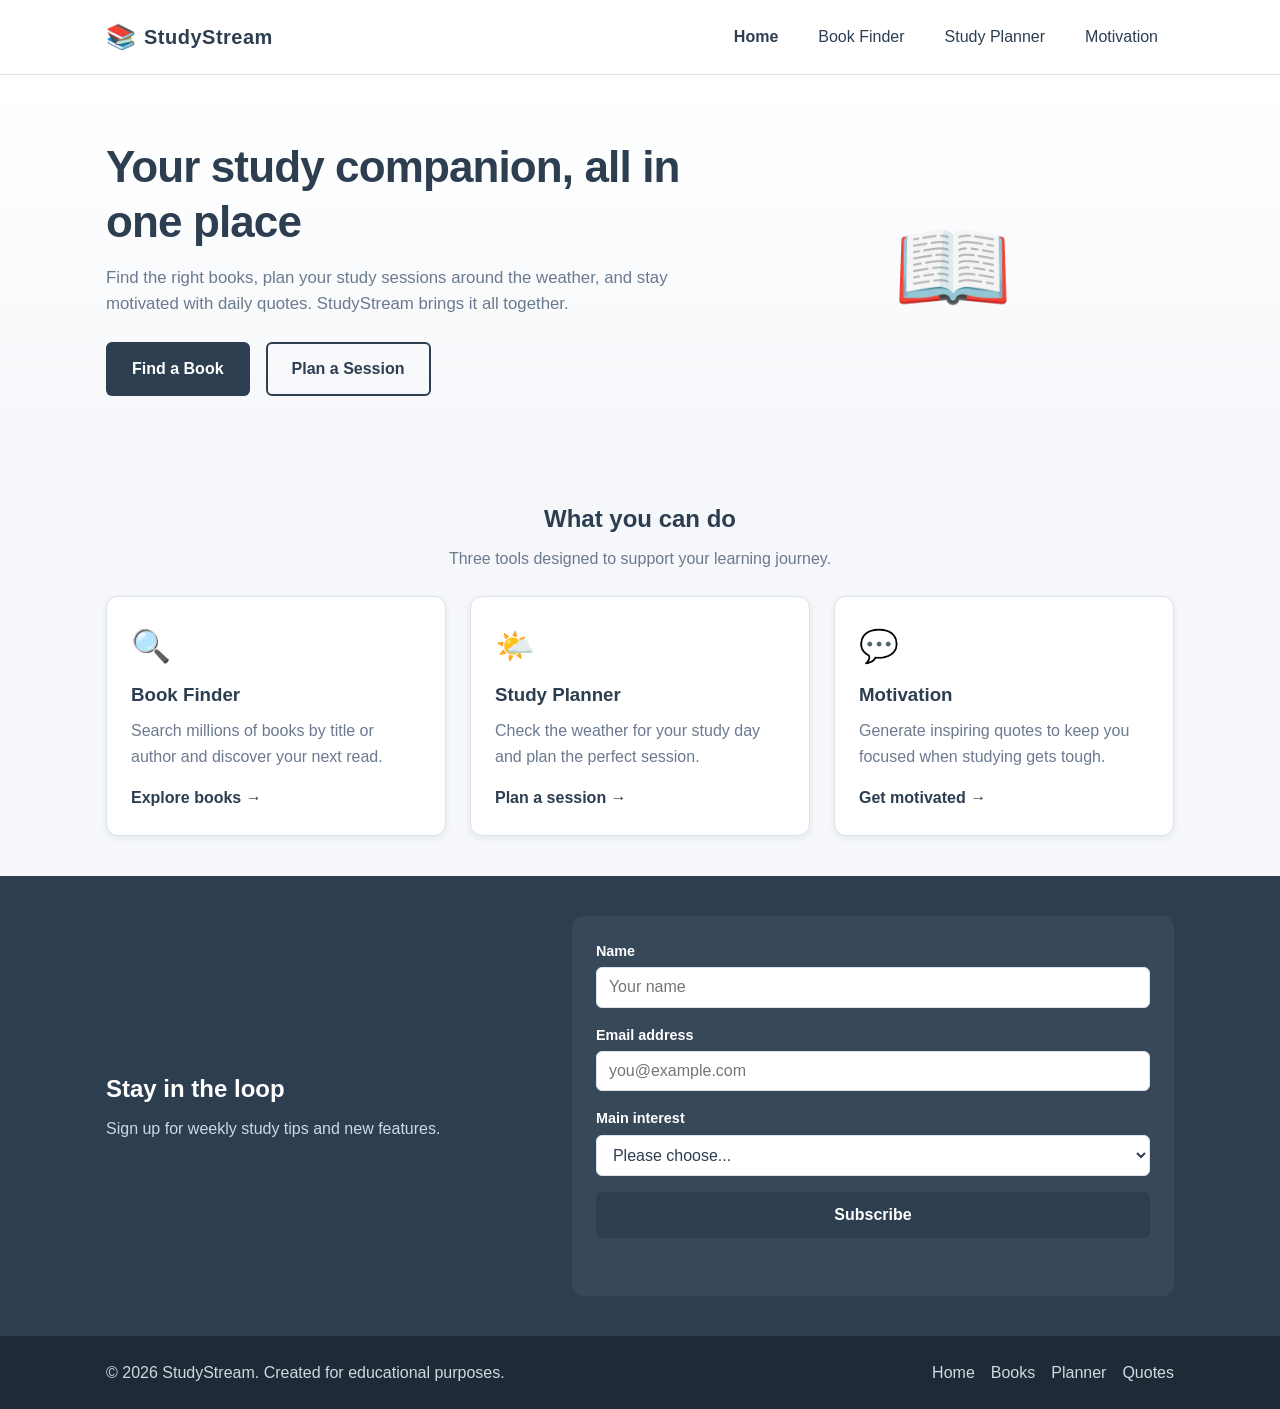
<file: index.html>
<!DOCTYPE html>
<html lang="en">
<head>
    <meta charset="UTF-8">
    <meta name="viewport" content="width=device-width, initial-scale=1.0">
    <meta name="description" content="StudyStream - Find books, plan study sessions, and stay motivated.">
    <title>StudyStream | Home</title>
    <link rel="stylesheet" href="css/style.css">
</head>
<body>

    <!-- Skip link for accessibility -->
    <a href="#main-content" class="skip-link">Skip to main content</a>

    <!-- Header with navigation -->
    <header class="site-header">
        <div class="container header-inner">
            <a href="index.html" class="logo" aria-label="StudyStream home">
                <span class="logo-mark" aria-hidden="true">📚</span>
                <span class="logo-text">StudyStream</span>
            </a>

            <button class="nav-toggle" aria-label="Toggle navigation" aria-expanded="false" aria-controls="primary-nav">
                <span class="hamburger"></span>
            </button>

            <nav id="primary-nav" class="primary-nav" aria-label="Main navigation">
                <ul>
                    <li><a href="index.html" class="active" aria-current="page">Home</a></li>
                    <li><a href="books.html">Book Finder</a></li>
                    <li><a href="planner.html">Study Planner</a></li>
                    <li><a href="quotes.html">Motivation</a></li>
                </ul>
            </nav>
        </div>
    </header>

    <!-- Main content -->
    <main id="main-content">

        <!-- Hero section -->
        <section class="hero" aria-labelledby="hero-heading">
            <div class="container hero-inner">
                <div class="hero-text">
                    <h1 id="hero-heading">Your study companion, all in one place</h1>
                    <p class="lead">
                        Find the right books, plan your study sessions around the weather,
                        and stay motivated with daily quotes. StudyStream brings it all together.
                    </p>
                    <div class="hero-actions">
                        <a href="books.html" class="btn btn-primary">Find a Book</a>
                        <a href="planner.html" class="btn btn-secondary">Plan a Session</a>
                    </div>
                </div>
                <div class="hero-image" aria-hidden="true">
                    <div class="hero-illustration">📖</div>
                </div>
            </div>
        </section>

        <!-- Features section -->
        <section class="features" aria-labelledby="features-heading">
            <div class="container">
                <h2 id="features-heading" class="section-title">What you can do</h2>
                <p class="section-subtitle">Three tools designed to support your learning journey.</p>

                <div class="feature-grid">

                    <article class="feature-card">
                        <div class="feature-icon" aria-hidden="true">🔍</div>
                        <h3>Book Finder</h3>
                        <p>Search millions of books by title or author and discover your next read.</p>
                        <a href="books.html" class="feature-link">Explore books &rarr;</a>
                    </article>

                    <article class="feature-card">
                        <div class="feature-icon" aria-hidden="true">🌤️</div>
                        <h3>Study Planner</h3>
                        <p>Check the weather for your study day and plan the perfect session.</p>
                        <a href="planner.html" class="feature-link">Plan a session &rarr;</a>
                    </article>

                    <article class="feature-card">
                        <div class="feature-icon" aria-hidden="true">💬</div>
                        <h3>Motivation</h3>
                        <p>Generate inspiring quotes to keep you focused when studying gets tough.</p>
                        <a href="quotes.html" class="feature-link">Get motivated &rarr;</a>
                    </article>

                </div>
            </div>
        </section>

        <!-- Newsletter / contact form section -->
        <section class="newsletter" aria-labelledby="newsletter-heading">
            <div class="container newsletter-inner">
                <div class="newsletter-text">
                    <h2 id="newsletter-heading">Stay in the loop</h2>
                    <p>Sign up for weekly study tips and new features.</p>
                </div>

                <form class="newsletter-form" id="newsletterForm" novalidate>
                    <div class="form-group">
                        <label for="newsletter-name">Name</label>
                        <input type="text" id="newsletter-name" name="name" placeholder="Your name" required>
                    </div>

                    <div class="form-group">
                        <label for="newsletter-email">Email address</label>
                        <input type="email" id="newsletter-email" name="email" placeholder="you@example.com" required>
                    </div>

                    <div class="form-group">
                        <label for="newsletter-interest">Main interest</label>
                        <select id="newsletter-interest" name="interest" required>
                            <option value="">Please choose...</option>
                            <option value="books">Finding books</option>
                            <option value="planning">Study planning</option>
                            <option value="motivation">Motivation</option>
                            <option value="all">All of the above</option>
                        </select>
                    </div>

                    <button type="submit" class="btn btn-primary">Subscribe</button>
                    <p class="form-message" id="newsletterMessage" role="status" aria-live="polite"></p>
                </form>
            </div>
        </section>

    </main>

    <!-- Footer -->
    <footer class="site-footer">
        <div class="container footer-inner">
            <p>&copy; 2026 StudyStream. Created for educational purposes.</p>
            <ul class="footer-links">
                <li><a href="index.html">Home</a></li>
                <li><a href="books.html">Books</a></li>
                <li><a href="planner.html">Planner</a></li>
                <li><a href="quotes.html">Quotes</a></li>
            </ul>
        </div>
    </footer>

    <script src="js/main.js"></script>
</body>
</html>
</file>
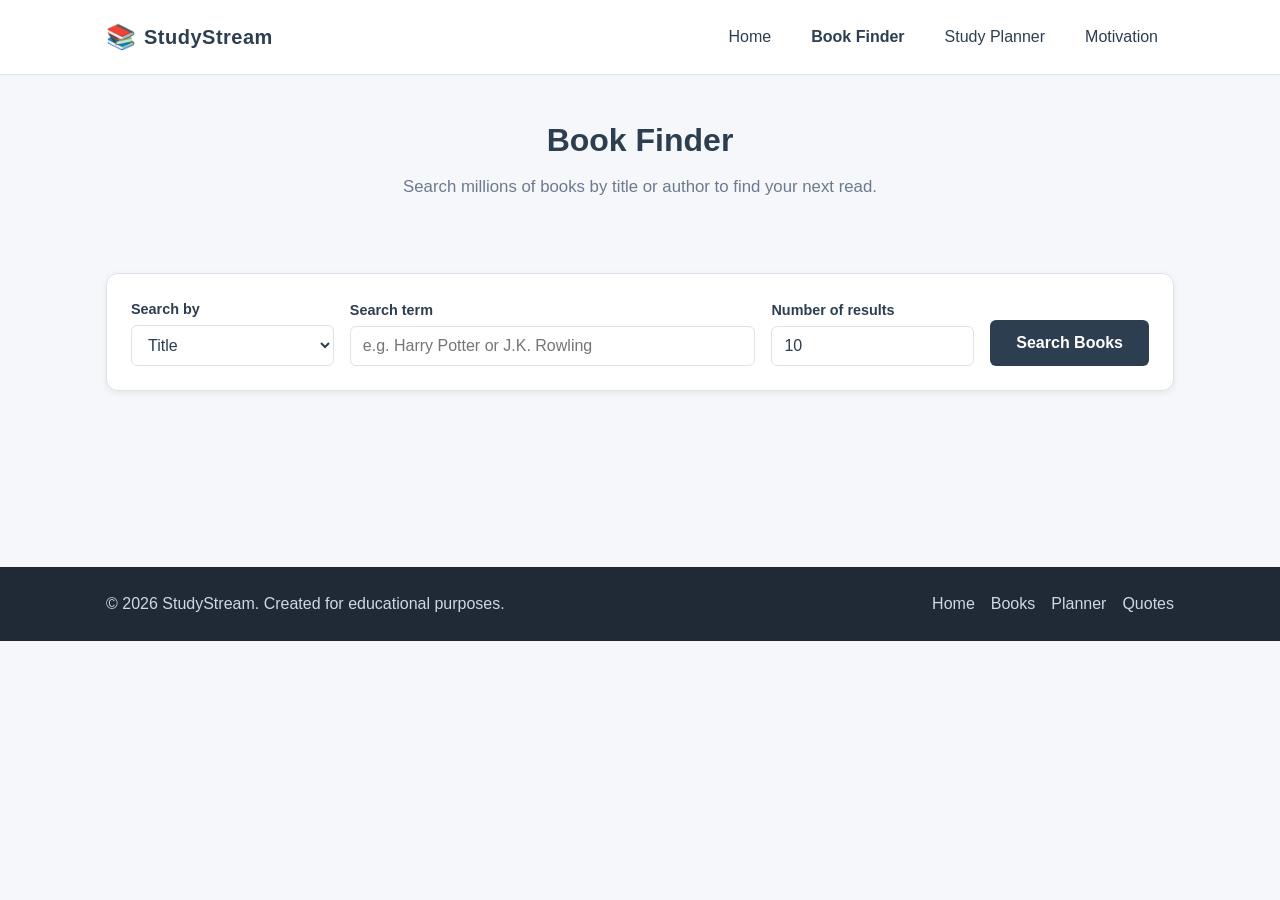
<file: books.html>
<!DOCTYPE html>
<html lang="en">
<head>
    <meta charset="UTF-8">
    <meta name="viewport" content="width=device-width, initial-scale=1.0">
    <meta name="description" content="Search millions of books using the Open Library API.">
    <title>StudyStream | Book Finder</title>
    <link rel="stylesheet" href="css/style.css">
</head>
<body>

    <a href="#main-content" class="skip-link">Skip to main content</a>

    <header class="site-header">
        <div class="container header-inner">
            <a href="index.html" class="logo" aria-label="StudyStream home">
                <span class="logo-mark" aria-hidden="true">📚</span>
                <span class="logo-text">StudyStream</span>
            </a>

            <button class="nav-toggle" aria-label="Toggle navigation" aria-expanded="false" aria-controls="primary-nav">
                <span class="hamburger"></span>
            </button>

            <nav id="primary-nav" class="primary-nav" aria-label="Main navigation">
                <ul>
                    <li><a href="index.html">Home</a></li>
                    <li><a href="books.html" class="active" aria-current="page">Book Finder</a></li>
                    <li><a href="planner.html">Study Planner</a></li>
                    <li><a href="quotes.html">Motivation</a></li>
                </ul>
            </nav>
        </div>
    </header>

    <main id="main-content">

        <!-- Page Intro -->
        <section class="page-intro" aria-labelledby="page-heading">
            <div class="container">
                <h1 id="page-heading">Book Finder</h1>
                <p class="lead">Search millions of books by title or author to find your next read.</p>
            </div>
        </section>

        <!-- Search Section -->
        <section class="search-section" aria-labelledby="search-heading">
            <div class="container">
                <h2 id="search-heading" class="visually-hidden">Search for books</h2>

                <form id="bookSearchForm" class="book-search-form" novalidate>
                    <div class="form-group">
                        <label for="search-type">Search by</label>
                        <select id="search-type" name="searchType">
                            <option value="title">Title</option>
                            <option value="author">Author</option>
                        </select>
                    </div>

                    <div class="form-group">
                        <label for="search-query">Search term</label>
                        <input 
                            type="text" 
                            id="search-query" 
                            name="query" 
                            placeholder="e.g. Harry Potter or J.K. Rowling" 
                            required
                            minlength="2">
                    </div>

                    <div class="form-group">
                        <label for="result-limit">Number of results</label>
                        <input 
                            type="number" 
                            id="result-limit" 
                            name="limit" 
                            value="10" 
                            min="1" 
                            max="30">
                    </div>

                    <button type="submit" class="btn btn-primary">Search Books</button>
                </form>
            </div>
        </section>

        <!-- Results Section -->
        <section class="results-section" aria-labelledby="results-heading">
            <div class="container">
                <h2 id="results-heading" class="visually-hidden">Search results</h2>

                <!-- Status message (loading / error / empty) -->
                <p id="bookStatus" class="status-message" role="status" aria-live="polite"></p>

                <!-- Results grid -->
                <div id="bookResults" class="book-grid"></div>
            </div>
        </section>

    </main>

    <footer class="site-footer">
        <div class="container footer-inner">
            <p>&copy; 2026 StudyStream. Created for educational purposes.</p>
            <ul class="footer-links">
                <li><a href="index.html">Home</a></li>
                <li><a href="books.html">Books</a></li>
                <li><a href="planner.html">Planner</a></li>
                <li><a href="quotes.html">Quotes</a></li>
            </ul>
        </div>
    </footer>

    <script src="js/main.js"></script>
    <script src="js/books.js"></script>
</body>
</html>
</file>
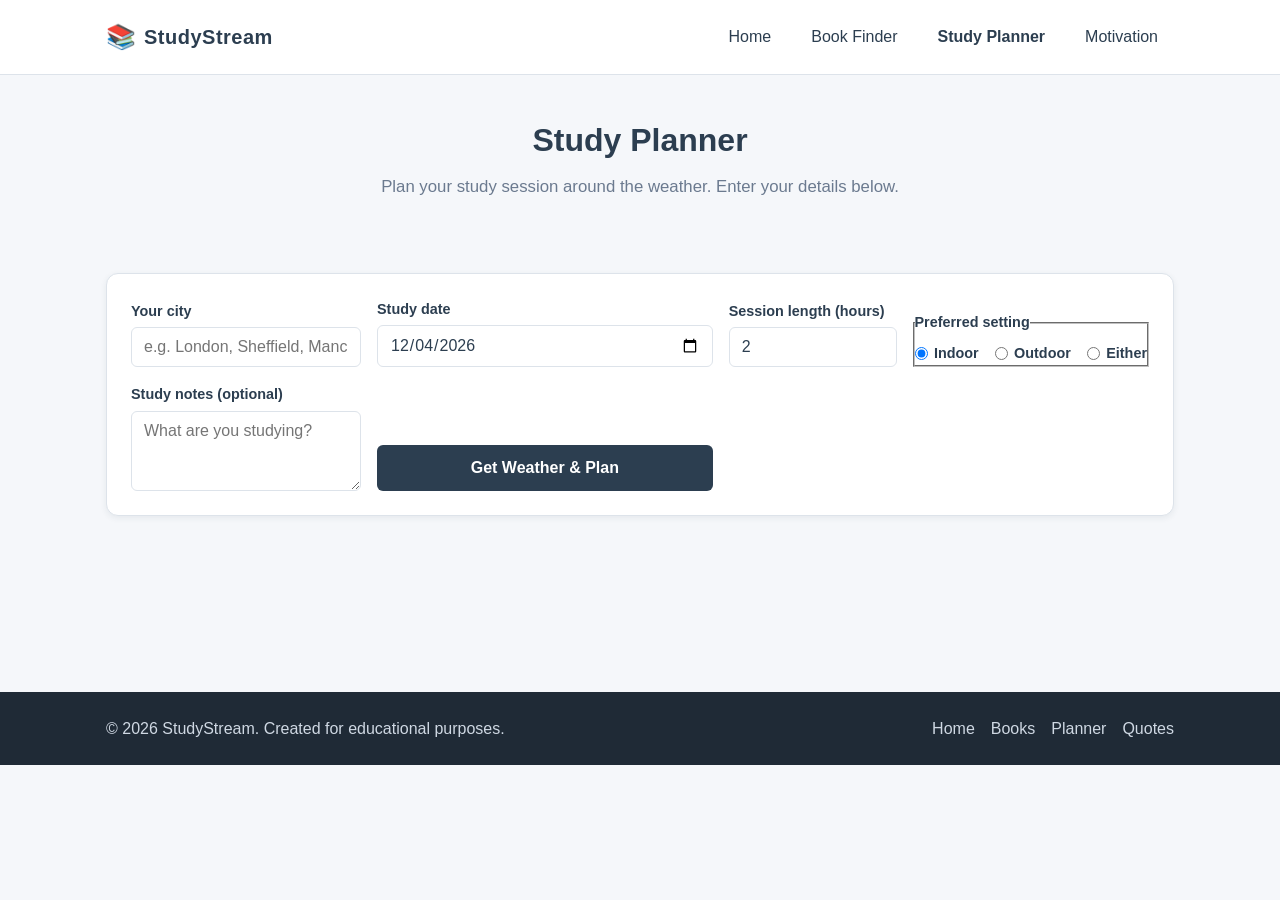
<file: planner.html>
<!DOCTYPE html>
<html lang="en">
<head>
    <meta charset="UTF-8">
    <meta name="viewport" content="width=device-width, initial-scale=1.0">
    <meta name="description" content="Plan your study sessions around the weather using the Open-Meteo API.">
    <title>StudyStream | Study Planner</title>
    <link rel="stylesheet" href="css/style.css">
</head>
<body>

    <a href="#main-content" class="skip-link">Skip to main content</a>

    <header class="site-header">
        <div class="container header-inner">
            <a href="index.html" class="logo" aria-label="StudyStream home">
                <span class="logo-mark" aria-hidden="true">📚</span>
                <span class="logo-text">StudyStream</span>
            </a>

            <button class="nav-toggle" aria-label="Toggle navigation" aria-expanded="false" aria-controls="primary-nav">
                <span class="hamburger"></span>
            </button>

            <nav id="primary-nav" class="primary-nav" aria-label="Main navigation">
                <ul>
                    <li><a href="index.html">Home</a></li>
                    <li><a href="books.html">Book Finder</a></li>
                    <li><a href="planner.html" class="active" aria-current="page">Study Planner</a></li>
                    <li><a href="quotes.html">Motivation</a></li>
                </ul>
            </nav>
        </div>
    </header>

    <main id="main-content">

        <!-- Page Intro -->
        <section class="page-intro" aria-labelledby="page-heading">
            <div class="container">
                <h1 id="page-heading">Study Planner</h1>
                <p class="lead">Plan your study session around the weather. Enter your details below.</p>
            </div>
        </section>

        <!-- Planner Form Section -->
        <section class="search-section" aria-labelledby="planner-heading">
            <div class="container">
                <h2 id="planner-heading" class="visually-hidden">Plan your study session</h2>

                <form id="plannerForm" class="book-search-form" novalidate>

                    <div class="form-group">
                        <label for="planner-city">Your city</label>
                        <input 
                            type="text" 
                            id="planner-city" 
                            name="city" 
                            placeholder="e.g. London, Sheffield, Manchester" 
                            required
                            minlength="2">
                    </div>

                    <div class="form-group">
                        <label for="planner-date">Study date</label>
                        <input 
                            type="date" 
                            id="planner-date" 
                            name="date" 
                            required>
                    </div>

                    <div class="form-group">
                        <label for="planner-duration">Session length (hours)</label>
                        <input 
                            type="number" 
                            id="planner-duration" 
                            name="duration" 
                            value="2" 
                            min="1" 
                            max="12">
                    </div>

                    <fieldset class="form-group">
                        <legend>Preferred setting</legend>
                        <div class="radio-group">
                            <label class="radio-label">
                                <input type="radio" name="setting" value="indoor" checked>
                                Indoor
                            </label>
                            <label class="radio-label">
                                <input type="radio" name="setting" value="outdoor">
                                Outdoor
                            </label>
                            <label class="radio-label">
                                <input type="radio" name="setting" value="either">
                                Either
                            </label>
                        </div>
                    </fieldset>

                    <div class="form-group">
                        <label for="planner-notes">Study notes (optional)</label>
                        <textarea 
                            id="planner-notes" 
                            name="notes" 
                            rows="3" 
                            maxlength="200"
                            placeholder="What are you studying?"></textarea>
                    </div>

                    <button type="submit" class="btn btn-primary">Get Weather & Plan</button>
                </form>
            </div>
        </section>

        <!-- Results Section -->
        <section class="results-section" aria-labelledby="planner-results-heading">
            <div class="container">
                <h2 id="planner-results-heading" class="visually-hidden">Your study plan</h2>

                <p id="plannerStatus" class="status-message" role="status" aria-live="polite"></p>

                <div id="plannerResults" class="planner-results"></div>
            </div>
        </section>

    </main>

    <footer class="site-footer">
        <div class="container footer-inner">
            <p>&copy; 2026 StudyStream. Created for educational purposes.</p>
            <ul class="footer-links">
                <li><a href="index.html">Home</a></li>
                <li><a href="books.html">Books</a></li>
                <li><a href="planner.html">Planner</a></li>
                <li><a href="quotes.html">Quotes</a></li>
            </ul>
        </div>
    </footer>

    <script src="js/main.js"></script>
    <script src="js/planner.js"></script>
</body>
</html>
</file>
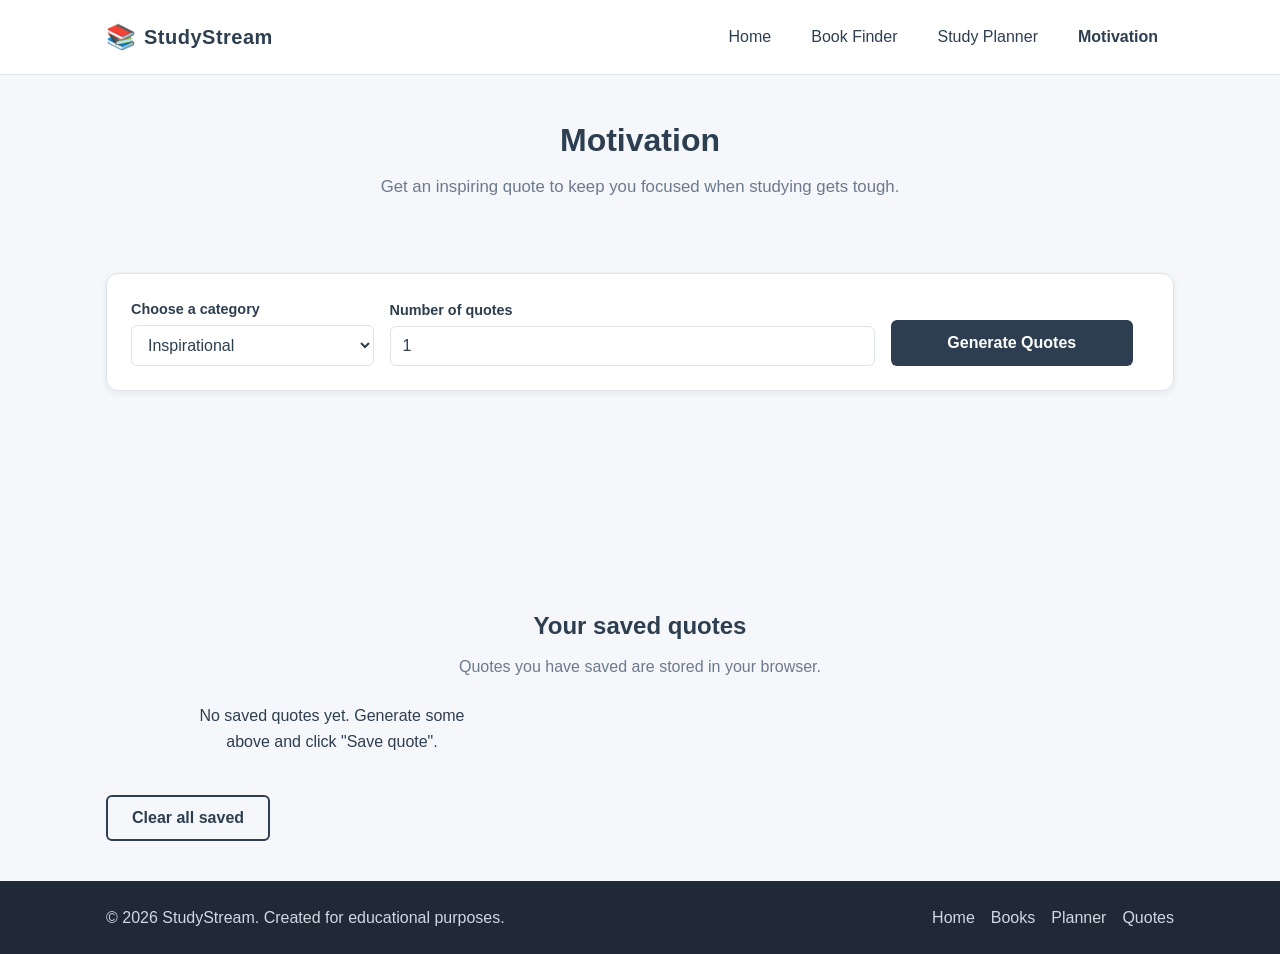
<file: quotes.html>
<!DOCTYPE html>
<html lang="en">
<head>
    <meta charset="UTF-8">
    <meta name="viewport" content="width=device-width, initial-scale=1.0">
    <meta name="description" content="Generate motivational quotes to keep you focused while studying.">
    <title>StudyStream | Motivation</title>
    <link rel="stylesheet" href="css/style.css">
</head>
<body>

    <a href="#main-content" class="skip-link">Skip to main content</a>

    <header class="site-header">
        <div class="container header-inner">
            <a href="index.html" class="logo" aria-label="StudyStream home">
                <span class="logo-mark" aria-hidden="true">📚</span>
                <span class="logo-text">StudyStream</span>
            </a>

            <button class="nav-toggle" aria-label="Toggle navigation" aria-expanded="false" aria-controls="primary-nav">
                <span class="hamburger"></span>
            </button>

            <nav id="primary-nav" class="primary-nav" aria-label="Main navigation">
                <ul>
                    <li><a href="index.html">Home</a></li>
                    <li><a href="books.html">Book Finder</a></li>
                    <li><a href="planner.html">Study Planner</a></li>
                    <li><a href="quotes.html" class="active" aria-current="page">Motivation</a></li>
                </ul>
            </nav>
        </div>
    </header>

    <main id="main-content">

        <!-- Page Intro -->
        <section class="page-intro" aria-labelledby="page-heading">
            <div class="container">
                <h1 id="page-heading">Motivation</h1>
                <p class="lead">Get an inspiring quote to keep you focused when studying gets tough.</p>
            </div>
        </section>

        <!-- Quote Controls -->
        <section class="search-section" aria-labelledby="quote-controls-heading">
            <div class="container">
                <h2 id="quote-controls-heading" class="visually-hidden">Quote options</h2>

                <form id="quoteForm" class="book-search-form" novalidate>
                    <div class="form-group">
                        <label for="quote-category">Choose a category</label>
                        <select id="quote-category" name="category">
                            <option value="inspirational">Inspirational</option>
                            <option value="success">Success</option>
                            <option value="education">Education</option>
                            <option value="life">Life</option>
                            <option value="motivational">Motivational</option>
                        </select>
                    </div>

                    <div class="form-group">
                        <label for="quote-count">Number of quotes</label>
                        <input 
                            type="number" 
                            id="quote-count" 
                            name="count" 
                            value="1" 
                            min="1" 
                            max="5">
                    </div>

                    <button type="submit" class="btn btn-primary">Generate Quotes</button>
                </form>
            </div>
        </section>

        <!-- Results Section -->
        <section class="results-section" aria-labelledby="quote-results-heading">
            <div class="container">
                <h2 id="quote-results-heading" class="visually-hidden">Generated quotes</h2>

                <p id="quoteStatus" class="status-message" role="status" aria-live="polite"></p>

                <div id="quoteResults" class="quote-grid"></div>
            </div>
        </section>

        <!-- Saved Quotes Section -->
        <section class="saved-section" aria-labelledby="saved-heading">
            <div class="container">
                <h2 id="saved-heading" class="section-title">Your saved quotes</h2>
                <p class="section-subtitle">Quotes you have saved are stored in your browser.</p>

                <div id="savedQuotes" class="quote-grid"></div>
                <button id="clearSaved" class="btn btn-secondary" style="margin-top: 1rem;">Clear all saved</button>
            </div>
        </section>

    </main>

    <footer class="site-footer">
        <div class="container footer-inner">
            <p>&copy; 2026 StudyStream. Created for educational purposes.</p>
            <ul class="footer-links">
                <li><a href="index.html">Home</a></li>
                <li><a href="books.html">Books</a></li>
                <li><a href="planner.html">Planner</a></li>
                <li><a href="quotes.html">Quotes</a></li>
            </ul>
        </div>
    </footer>

    <script src="js/main.js"></script>
    <script src="js/quotes.js"></script>
</body>
</html>
</file>
<file: css/style.css>
/* References:
   MDN Web Docs (n.d.) CSS: Cascading Style Sheets.
   Available at: https://developer.mozilla.org/en-US/docs/Web/CSS
   Nielsen, J. (2012) Usability 101: Introduction to usability.
   Available at: https://www.nngroup.com/articles/usability-101-introduction-to-usability/ */
/* =========================================
   StudyStream - Mobile First Stylesheet
   ========================================= */

/* ---------- 1. CSS Variables ---------- */
:root {
    --colour-primary: #2C3E50;
    --colour-secondary: #B71C1C
    --colour-accent: #3498DB;
    --colour-bg: #F5F7FA;
    --colour-surface: #FFFFFF;
    --colour-text: #2C3E50;
    --colour-text-muted: #6B7A8F;
    --colour-border: #DDE3EA;

    --font-base: Arial, Helvetica, sans-serif;

    --space-xs: 0.5rem;
    --space-sm: 1rem;
    --space-md: 1.5rem;
    --space-lg: 2.5rem;
    --space-xl: 4rem;

    --radius-sm: 6px;
    --radius-md: 12px;

    --shadow-sm: 0 2px 6px rgba(44, 62, 80, 0.08);
    --shadow-md: 0 6px 20px rgba(44, 62, 80, 0.12);

    --max-width: 1100px;
    --transition: 0.25s ease;
}

/* ---------- 2. Reset & Base ---------- */
*,
*::before,
*::after {
    box-sizing: border-box;
    margin: 0;
    padding: 0;
}

html {
    scroll-behavior: smooth;
    font-size: 100%;
}

body {
    font-family: var(--font-base);
    line-height: 1.6;
    color: var(--colour-text);
    background-color: var(--colour-bg);
}

img {
    max-width: 100%;
    height: auto;
    display: block;
}
/* ID selector example - used for specific page section headings */
#main-content {
    outline: none;
}

#hero-heading {
    letter-spacing: -0.02em;
}
ul {
    list-style: none;
}

a {
    color: var(--colour-accent);
    text-decoration: none;
    transition: color var(--transition);
}

a:hover,
a:focus {
    color: var(--colour-secondary);
}

/* ---------- 3. Layout Helpers ---------- */
.container {
    width: 100%;
    max-width: var(--max-width);
    margin: 0 auto;
    padding: 0 var(--space-sm);
}

/* ---------- 4. Accessibility ---------- */
.skip-link {
    position: absolute;
    left: -9999px;
    top: 0;
    background: var(--colour-primary);
    color: #fff;
    padding: var(--space-xs) var(--space-sm);
    z-index: 1000;
}

.skip-link:focus {
    left: var(--space-sm);
    top: var(--space-sm);
}

:focus-visible {
    outline: 3px solid var(--colour-secondary);
    outline-offset: 2px;
}

/* Visually hidden helper (for screen-reader-only headings) */
.visually-hidden {
    position: absolute;
    width: 1px;
    height: 1px;
    padding: 0;
    margin: -1px;
    overflow: hidden;
    clip: rect(0, 0, 0, 0);
    white-space: nowrap;
    border: 0;
}

/* ---------- 5. Header ---------- */
.site-header {
    background-color: var(--colour-surface);
    border-bottom: 1px solid var(--colour-border);
    position: sticky;
    top: 0;
    z-index: 500;
}

.header-inner {
    display: flex;
    align-items: center;
    justify-content: space-between;
    padding-top: var(--space-sm);
    padding-bottom: var(--space-sm);
    flex-wrap: wrap;
}

.logo {
    display: flex;
    align-items: center;
    gap: var(--space-xs);
    font-weight: bold;
    font-size: 1.25rem;
    color: var(--colour-primary);
}

.logo-mark {
    font-size: 1.5rem;
}

.logo-text {
    letter-spacing: 0.5px;
}

/* Mobile nav toggle */
.nav-toggle {
    background: none;
    border: none;
    cursor: pointer;
    padding: var(--space-xs);
    display: block;
}

.hamburger,
.hamburger::before,
.hamburger::after {
    display: block;
    width: 24px;
    height: 2px;
    background-color: var(--colour-primary);
    transition: transform var(--transition);
}

.hamburger {
    position: relative;
}

.hamburger::before,
.hamburger::after {
    content: "";
    position: absolute;
    left: 0;
}

.hamburger::before { top: -7px; }
.hamburger::after  { top: 7px; }

/* Primary nav - mobile first (hidden by default) */
.primary-nav {
    width: 100%;
    max-height: 0;
    overflow: hidden;
    transition: max-height var(--transition);
}

.primary-nav.open {
    max-height: 400px;
}

.primary-nav ul {
    display: flex;
    flex-direction: column;
    gap: var(--space-xs);
    padding-top: var(--space-sm);
}

.primary-nav a {
    display: block;
    padding: var(--space-xs) var(--space-sm);
    border-radius: var(--radius-sm);
    color: var(--colour-text);
    font-weight: 500;
}

.primary-nav a:hover,
.primary-nav a:focus {
    background-color: var(--colour-bg);
}

.primary-nav a.active {
    color: var(--colour-secondary);
    font-weight: bold;
}

/* ---------- 6. Hero ---------- */
.hero {
    padding: var(--space-lg) 0;
    background: linear-gradient(180deg, #FFFFFF 0%, var(--colour-bg) 100%);
}

.hero-inner {
    display: flex;
    flex-direction: column;
    gap: var(--space-md);
    align-items: center;
    text-align: center;
}

.hero-text h1 {
    font-size: 1.75rem;
    line-height: 1.25;
    color: var(--colour-primary);
    margin-bottom: var(--space-sm);
}

.lead {
    font-size: 1.05rem;
    color: var(--colour-text-muted);
    margin-bottom: var(--space-md);
}

.hero-actions {
    display: flex;
    flex-direction: column;
    gap: var(--space-sm);
}

.hero-illustration {
    font-size: 6rem;
    line-height: 1;
}

/* ---------- 7. Buttons ---------- */
.btn {
    display: inline-block;
    padding: 0.75rem 1.5rem;
    border-radius: var(--radius-sm);
    font-weight: bold;
    font-size: 1rem;
    text-align: center;
    cursor: pointer;
    border: 2px solid transparent;
    transition: all var(--transition);
}

.btn-primary {
    background-color: var(--colour-primary);
    color: #fff;
}

.btn-primary:hover,
.btn-primary:focus {
    background-color: var(--colour-secondary);
    color: #fff;
}

.btn-secondary {
    background-color: transparent;
    color: var(--colour-primary);
    border-color: var(--colour-primary);
}

.btn-secondary:hover,
.btn-secondary:focus {
    background-color: var(--colour-primary);
    color: #fff;
}

/* ---------- 8. Section Titles ---------- */
.section-title {
    font-size: 1.5rem;
    color: var(--colour-primary);
    text-align: center;
    margin-bottom: var(--space-xs);
}

.section-subtitle {
    text-align: center;
    color: var(--colour-text-muted);
    margin-bottom: var(--space-md);
}

/* ---------- 9. Features ---------- */
.features {
    padding: var(--space-lg) 0;
}

.feature-grid {
    display: grid;
    grid-template-columns: 1fr;
    gap: var(--space-md);
}

.feature-card {
    background-color: var(--colour-surface);
    border: 1px solid var(--colour-border);
    border-radius: var(--radius-md);
    padding: var(--space-md);
    box-shadow: var(--shadow-sm);
    transition: transform var(--transition), box-shadow var(--transition);
}

.feature-card:hover {
    transform: translateY(-4px);
    box-shadow: var(--shadow-md);
}

.feature-icon {
    font-size: 2rem;
    margin-bottom: var(--space-xs);
}

.feature-card h3 {
    color: var(--colour-primary);
    margin-bottom: var(--space-xs);
}

.feature-card p {
    color: var(--colour-text-muted);
    margin-bottom: var(--space-sm);
}

.feature-link {
    font-weight: bold;
    color: var(--colour-secondary);
}

/* ---------- 10. Newsletter ---------- */
.newsletter {
    padding: var(--space-lg) 0;
    background-color: var(--colour-primary);
    color: #fff;
}

.newsletter-inner {
    display: flex;
    flex-direction: column;
    gap: var(--space-md);
}

.newsletter-text h2 {
    color: #fff;
    margin-bottom: var(--space-xs);
}

.newsletter-text p {
    color: #cfd8e3;
}

.newsletter-form {
    display: flex;
    flex-direction: column;
    gap: var(--space-sm);
    background-color: rgba(255, 255, 255, 0.05);
    padding: var(--space-md);
    border-radius: var(--radius-md);
}

.form-group {
    display: flex;
    flex-direction: column;
    gap: 0.25rem;
}

.form-group label {
    font-size: 0.9rem;
    font-weight: bold;
    color: #fff;
}

.form-group input,
.form-group select,
.form-group textarea {
    padding: 0.65rem 0.75rem;
    border: 1px solid var(--colour-border);
    border-radius: var(--radius-sm);
    font-family: inherit;
    font-size: 1rem;
    background-color: #fff;
    color: var(--colour-text);
    transition: border-color var(--transition), box-shadow var(--transition);
}

/* Attribute selectors for validation styling */
input[type="email"]:invalid:not(:placeholder-shown) {
    border-color: var(--colour-secondary);
}

input[type="email"]:valid:not(:placeholder-shown) {
    border-color: #27AE60;
}

.form-group input:focus,
.form-group select:focus,
.form-group textarea:focus {
    outline: none;
    border-color: var(--colour-accent);
    box-shadow: 0 0 0 3px rgba(52, 152, 219, 0.25);
}

.form-message {
    font-size: 0.9rem;
    min-height: 1.2em;
}

.form-message.success {
    color: #2ECC71;
}

.form-message.error {
    color: #FF7675;
}

/* ---------- 11. Footer ---------- */
.site-footer {
    background-color: #1F2A36;
    color: #cfd8e3;
    padding: var(--space-md) 0;
}

.footer-inner {
    display: flex;
    flex-direction: column;
    gap: var(--space-sm);
    text-align: center;
}

.footer-links {
    display: flex;
    justify-content: center;
    gap: var(--space-sm);
    flex-wrap: wrap;
}

.footer-links a {
    color: #cfd8e3;
}

.footer-links a:hover,
.footer-links a:focus {
    color: #fff;
}

/* ---------- 12. Tablet (min-width: 600px) ---------- */
@media (min-width: 600px) {
    .hero-text h1 { font-size: 2.25rem; }
    .hero-actions { flex-direction: row; justify-content: center; }
    .feature-grid { grid-template-columns: repeat(2, 1fr); }
}

/* ---------- 13. Desktop (min-width: 900px) ---------- */
@media (min-width: 900px) {
    .nav-toggle { display: none; }

    .primary-nav {
        width: auto;
        max-height: none;
        overflow: visible;
    }

    .primary-nav ul {
        flex-direction: row;
        gap: var(--space-xs);
        padding-top: 0;
    }

    .hero { padding: var(--space-xl) 0; }

    .hero-inner {
        flex-direction: row;
        text-align: left;
        justify-content: space-between;
    }

    .hero-text { flex: 1 1 55%; }
    .hero-image { flex: 1 1 40%; text-align: center; }

    .hero-text h1 { font-size: 2.75rem; }
    .hero-actions { justify-content: flex-start; }

    .feature-grid { grid-template-columns: repeat(3, 1fr); }

    .newsletter-inner {
        flex-direction: row;
        align-items: center;
        justify-content: space-between;
    }

    .newsletter-text { flex: 1 1 40%; }
    .newsletter-form { flex: 1 1 55%; }

    .footer-inner {
        flex-direction: row;
        justify-content: space-between;
        text-align: left;
    }
}

/* ---------- 14. Book Finder styles ---------- */
.page-intro {
    padding: var(--space-lg) 0 var(--space-md);
    text-align: center;
}

.page-intro h1 {
    font-size: 2rem;
    color: var(--colour-primary);
    margin-bottom: var(--space-xs);
}

.search-section {
    padding: var(--space-md) 0 var(--space-lg);
}

.book-search-form {
    display: grid;
    grid-template-columns: 1fr;
    gap: var(--space-sm);
    background-color: var(--colour-surface);
    padding: var(--space-md);
    border-radius: var(--radius-md);
    border: 1px solid var(--colour-border);
    box-shadow: var(--shadow-sm);
}

.book-search-form .form-group label {
    color: var(--colour-text);
}

.book-search-form .btn {
    align-self: end;
}

/* Results Section */
.results-section {
    padding: var(--space-md) 0 var(--space-xl);
}

.status-message {
    text-align: center;
    font-size: 1rem;
    margin-bottom: var(--space-md);
    min-height: 1.5em;
}

.status-message.loading { color: var(--colour-accent); }
.status-message.success { color: #27AE60; }
.status-message.error   { color: var(--colour-secondary); }

.book-grid {
    display: grid;
    grid-template-columns: 1fr;
    gap: var(--space-md);
}

.book-card {
    display: flex;
    gap: var(--space-sm);
    background-color: var(--colour-surface);
    border: 1px solid var(--colour-border);
    border-radius: var(--radius-md);
    padding: var(--space-sm);
    box-shadow: var(--shadow-sm);
    transition: transform var(--transition), box-shadow var(--transition);
}

.book-card:hover {
    transform: translateY(-2px);
    box-shadow: var(--shadow-md);
}

.book-cover {
    width: 80px;
    height: 120px;
    object-fit: cover;
    border-radius: var(--radius-sm);
    flex-shrink: 0;
    background-color: var(--colour-bg);
}

.book-cover-placeholder {
    width: 80px;
    height: 120px;
    display: flex;
    align-items: center;
    justify-content: center;
    font-size: 2rem;
    background-color: var(--colour-bg);
    border-radius: var(--radius-sm);
    flex-shrink: 0;
}

.book-info {
    flex: 1;
    display: flex;
    flex-direction: column;
    gap: 0.25rem;
}

.book-info h3 {
    font-size: 1.05rem;
    color: var(--colour-primary);
    line-height: 1.3;
}

.book-author {
    font-size: 0.9rem;
    color: var(--colour-text-muted);
}

.book-year {
    font-size: 0.85rem;
    color: var(--colour-text-muted);
}

/* Tablet layout for book cards */
@media (min-width: 600px) {
    .book-search-form {
        grid-template-columns: 1fr 2fr 1fr auto;
        align-items: end;
    }

    .book-grid {
        grid-template-columns: repeat(2, 1fr);
    }
}

/* Desktop layout for book cards */
@media (min-width: 900px) {
    .book-grid {
        grid-template-columns: repeat(3, 1fr);
    }
}/* ---------- 15. Planner page ---------- */
.radio-group {
    display: flex;
    flex-wrap: wrap;
    gap: var(--space-sm);
    margin-top: 0.25rem;
}

.radio-label {
    display: flex;
    align-items: center;
    gap: 0.4rem;
    font-weight: normal;
    color: var(--colour-text);
    cursor: pointer;
    font-size: 0.95rem;
}

.radio-label input[type="radio"] {
    width: auto;
    accent-color: var(--colour-secondary);
}

.form-group textarea {
    resize: vertical;
    min-height: 80px;
}

.form-group legend {
    font-size: 0.9rem;
    font-weight: bold;
    color: var(--colour-text);
    margin-bottom: 0.25rem;
}

.form-group fieldset {
    border: none;
    padding: 0;
}

.planner-results {
    max-width: 700px;
    margin: 0 auto;
}

.plan-card {
    background-color: var(--colour-surface);
    border: 1px solid var(--colour-border);
    border-radius: var(--radius-md);
    padding: var(--space-md);
    box-shadow: var(--shadow-sm);
    border-left: 5px solid var(--colour-secondary);
}

.plan-card h3 {
    color: var(--colour-primary);
    margin-bottom: var(--space-sm);
    font-size: 1.25rem;
}

.plan-details {
    list-style: none;
    margin-bottom: var(--space-sm);
}

.plan-details li {
    padding: 0.4rem 0;
    border-bottom: 1px solid var(--colour-border);
    color: var(--colour-text);
}

.plan-details li:last-child {
    border-bottom: none;
}

.plan-details strong {
    color: var(--colour-primary);
    display: inline-block;
    min-width: 140px;
}

.plan-notes {
    background-color: var(--colour-bg);
    padding: var(--space-sm);
    border-radius: var(--radius-sm);
    margin-top: var(--space-sm);
    font-size: 0.95rem;
}

.plan-recommendation {
    background-color: #FFF4E5;
    border-left: 4px solid var(--colour-secondary);
    padding: var(--space-sm);
    border-radius: var(--radius-sm);
    margin-top: var(--space-sm);
    color: var(--colour-primary);
    font-weight: 500;
}/* ---------- 16. Quotes page ---------- */
.quote-grid {
    display: grid;
    grid-template-columns: 1fr;
    gap: var(--space-md);
    max-width: 900px;
    margin: 0 auto;
}

.quote-card {
    background-color: var(--colour-surface);
    border: 1px solid var(--colour-border);
    border-left: 5px solid var(--colour-accent);
    border-radius: var(--radius-md);
    padding: var(--space-md);
    box-shadow: var(--shadow-sm);
    display: flex;
    flex-direction: column;
    gap: var(--space-xs);
}

.quote-card blockquote {
    font-size: 1.1rem;
    font-style: italic;
    color: var(--colour-primary);
    line-height: 1.5;
}

.quote-author {
    color: var(--colour-text-muted);
    font-size: 0.95rem;
    text-align: right;
}

.quote-card .btn {
    align-self: flex-start;
    margin-top: var(--space-xs);
}

.saved-section {
    padding: var(--space-lg) 0;
    background-color: var(--colour-bg);
}

@media (min-width: 600px) {
    .quote-grid {
        grid-template-columns: repeat(2, 1fr);
    }
}

@media (min-width: 900px) {
    .quote-grid {
        grid-template-columns: repeat(3, 1fr);
    }
}
</file>
